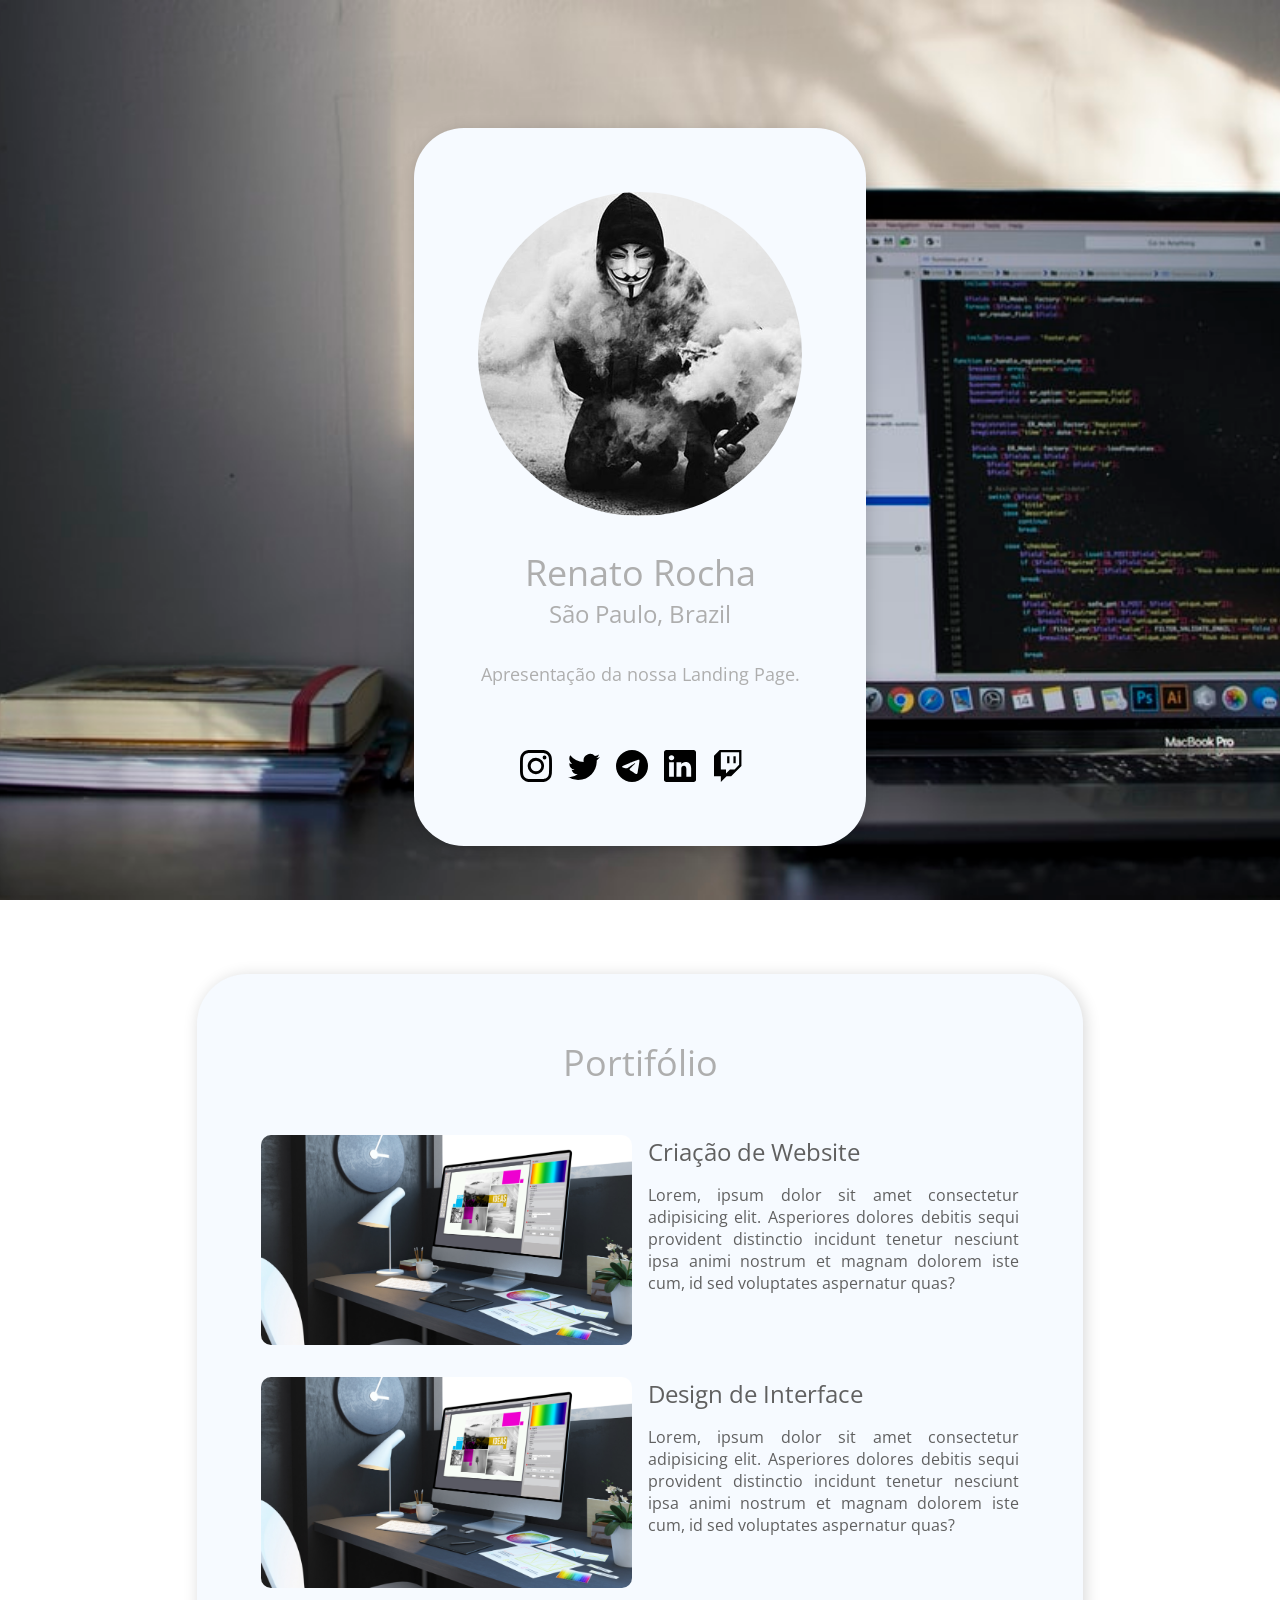
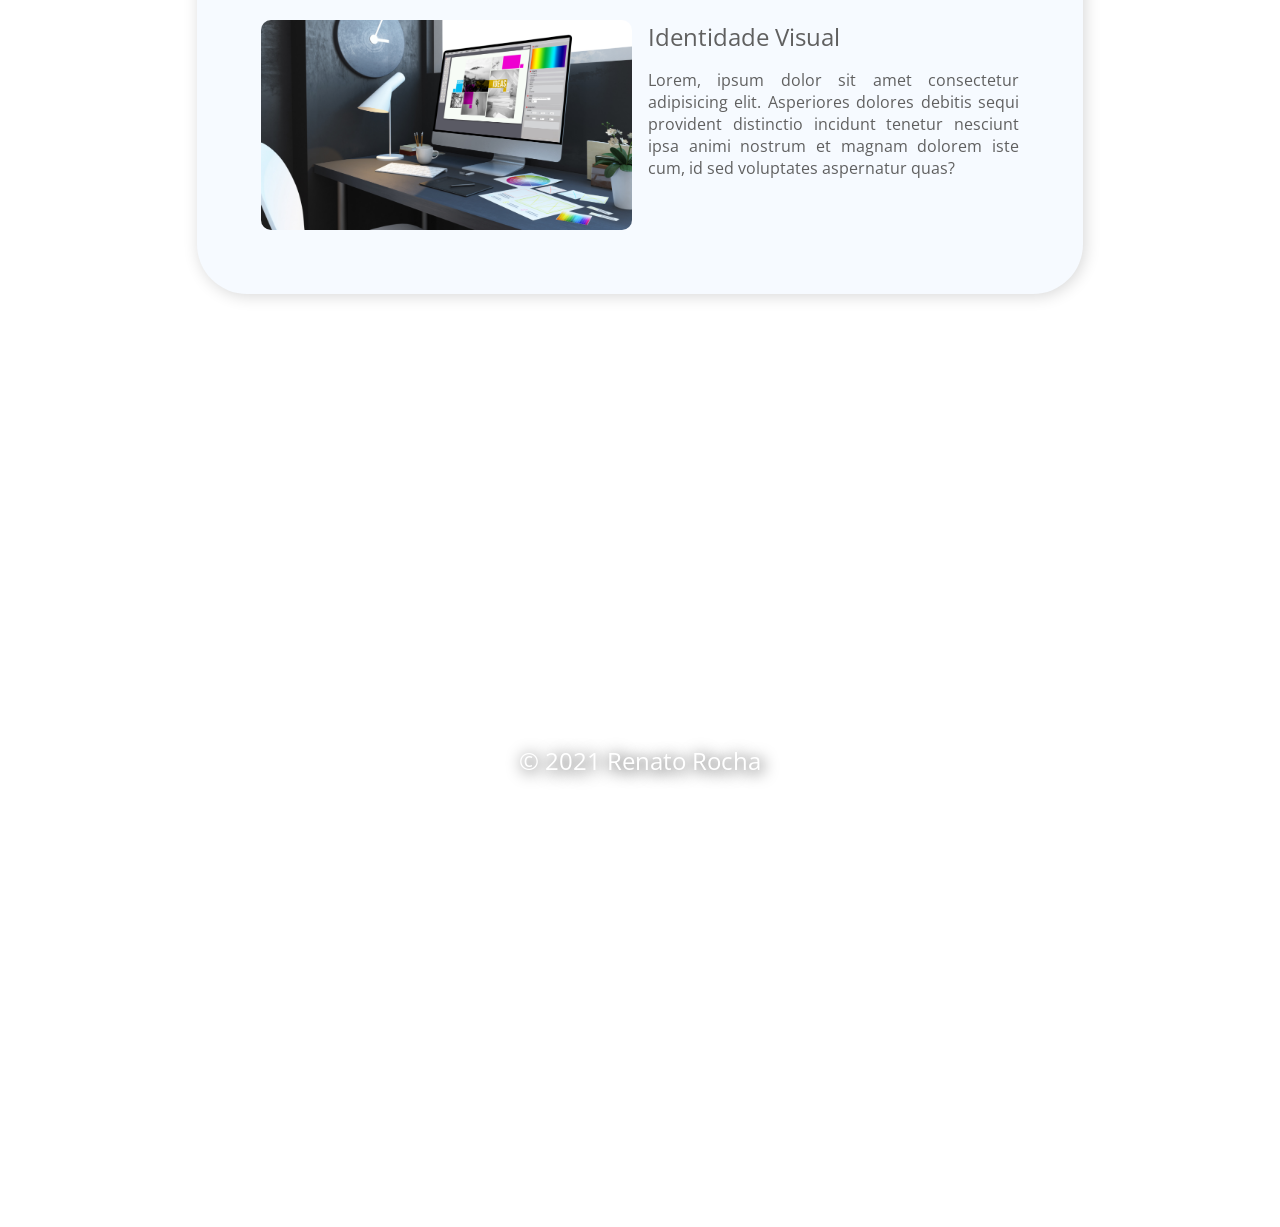
<file: index.html>
<!DOCTYPE html>
<html lang="pt-BR">

<head>
    <meta charset="UTF-8">
    <meta http-equiv="X-UA-Compatible" content="IE=edge">
    <meta name="viewport" content="width=device-width, initial-scale=1.0">
    <link rel="stylesheet" href="public/styles/global.css">
    <link rel="stylesheet" href="public/styles/style.css">
    
    <title>Renato Rocha</title>
</head>

<body>
    <div class="container">

        <div class="profile box">
            <!-- Aqui teremos uma imagem inicial da LP -->
            <img class="profile_img" src="public/images/foto2.jpg" alt="Bem vindo">
            <h1 class="title">Renato Rocha</h1>
            <span>São Paulo, Brazil</span>
            <p>Apresentação da nossa Landing Page.</p>
            <ul class="redes_sociais">
                <li>
                    <a href="#"><img src="public/images/instagram.svg" alt="Instagram" width="32" height="32"></a>
                </li>
                <li>
                    <a href="#"><img src="public/images/twitter.svg" alt="twitter" width="32" height="32"></a>
                </li>
                <li>
                    <a href="#"><img src="public/images/telegram.svg" alt="telegram" width="32" height="32"></a>
                </li>
                <li>
                    <a href="#"><img src="public/images/linkedin.svg" alt="linkedin" width="32" height="32"></a>
                </li>
                <li>
                    <a href="#"><img src="public/images/twitch.svg" alt="twitch" width="32" height="32"></a>
                </li>

        </div>
    
        <div class="portifolio box">
            <h1 class="title">Portifólio</h1>
            <ul>
                <li>
                    <img src="public/images/img1.jpg" alt="1">
                    <div>
                        <h2>Criação de Website</h2>
                        <p>Lorem, ipsum dolor sit amet consectetur adipisicing elit. Asperiores dolores debitis sequi
                            provident
                            distinctio incidunt tenetur nesciunt ipsa animi nostrum et magnam dolorem iste cum, id sed
                            voluptates aspernatur quas?</p>
                    </div>
                </li>
                <li>
                    <img src="public/images/img1.jpg" alt="2">
                    <div>
                        <h2>Design de Interface</h2>
                        <p>Lorem, ipsum dolor sit amet consectetur adipisicing elit. Asperiores dolores debitis sequi
                            provident
                            distinctio incidunt tenetur nesciunt ipsa animi nostrum et magnam dolorem iste cum, id sed
                            voluptates aspernatur quas?</p>
                    </div>
                </li>
                <li>
                    <img src="public/images/img1.jpg" alt="3">
                    <div>
                        <h2>Identidade Visual</h2>
                        <p>Lorem, ipsum dolor sit amet consectetur adipisicing elit. Asperiores dolores debitis sequi
                            provident
                            distinctio incidunt tenetur nesciunt ipsa animi nostrum et magnam dolorem iste cum, id sed
                            voluptates aspernatur quas?</p>
                    </div>
                </li>
            </ul>
        </div>
    
        <p class="copyright">&copy; 2021 Renato Rocha</p>
    </div>

</body>

</html>
</file>
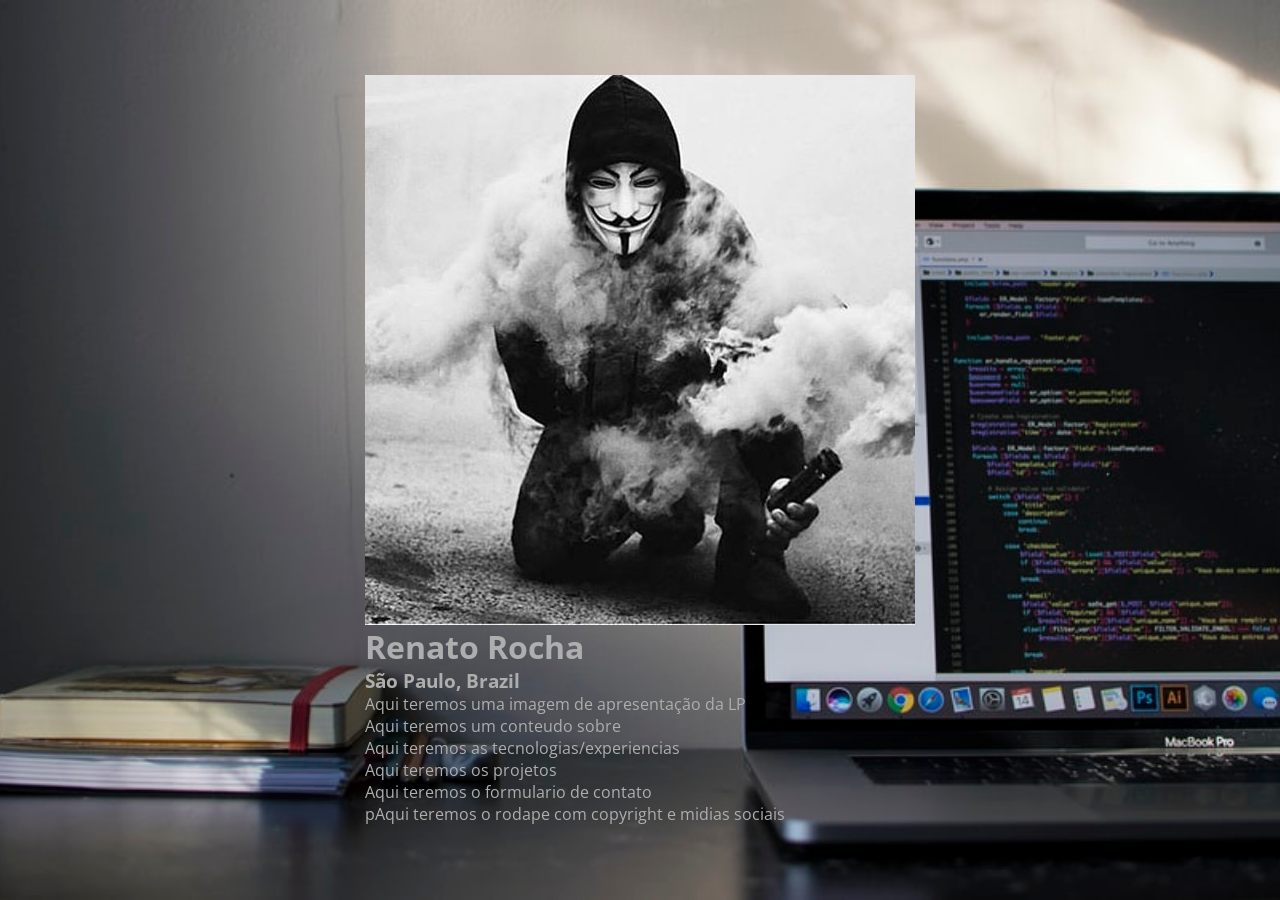
<file: src/home copy.html>
<!DOCTYPE html>
<html lang="pt-BR">

<head>
    <meta charset="UTF-8">
    <meta http-equiv="X-UA-Compatible" content="IE=edge">
    <meta name="viewport" content="width=device-width, initial-scale=1.0">
    <link rel="stylesheet" href="../public/styles/global.css">
    <link rel="stylesheet" href="../public/styles/style.css">
    <title>Renato Rocha</title>
</head>

<body>
    <div class="container">
<!-- 
        <aside class="sidebar">
            <nav>
                <ul class="menu">
                    <li class="menu_item"><a href="#" class="menu_link">Home</a></li>
                    <li class="menu_item"><a href="#sobre" class="menu_link">Sobre mim</a></li>
                    <li class="menu_item"><a href="#tecnologias" class="menu_link">Tecnologias</a></li>
                    <li class="menu_item"><a href="#projetos" class="menu_link">Projetos</a></li>
                    <li class="menu_item"><a href="#contato" class="menu_link">Contato</a></li>
                    <li class="menu_item"><a href="#rodape" class="menu_link">Midias</a></li>
                </ul>
            </nav>
        </aside> -->

        <header>
            <!-- Aqui teremos uma imagem inicial da LP -->
            <img src="../public/images/foto2.jpg" alt="Bem vindo">
            <h1>Renato Rocha</h1>
            <h3>São Paulo, Brazil</h3>
            <p>Aqui teremos uma imagem de apresentação da LP</p>
            

        </header>


        <section class="sobre">
            <!-- Aqui teremos um conteudo sobre -->
            <p>Aqui teremos um conteudo sobre</p>


        </section>


        <section class="tecnologias">
            <!-- Aqui teremos as tecnologias/experiencias -->
            <p>Aqui teremos as tecnologias/experiencias</p>


        </section>

        <section class="projetos">
            <!-- Aqui teremos os projetos -->
            <p>Aqui teremos os projetos</p>

        </section>

        <section class="contato">
            <!-- Aqui teremos o formulario de contato -->
            <p>Aqui teremos o formulario de contato</p>

        </section>

        <footer class="rodape">
            <!-- Aqui teremos o copyright e midias sociais -->
            pAqui teremos o rodape com copyright e midias sociais


        </footer>

        <!-- Link para o Topo -->
        <a href="#home" id="link_topo">
            <i class="fas fa-arrow-up"></i>
        </a>

    </div>

</body>

</html>
</file>
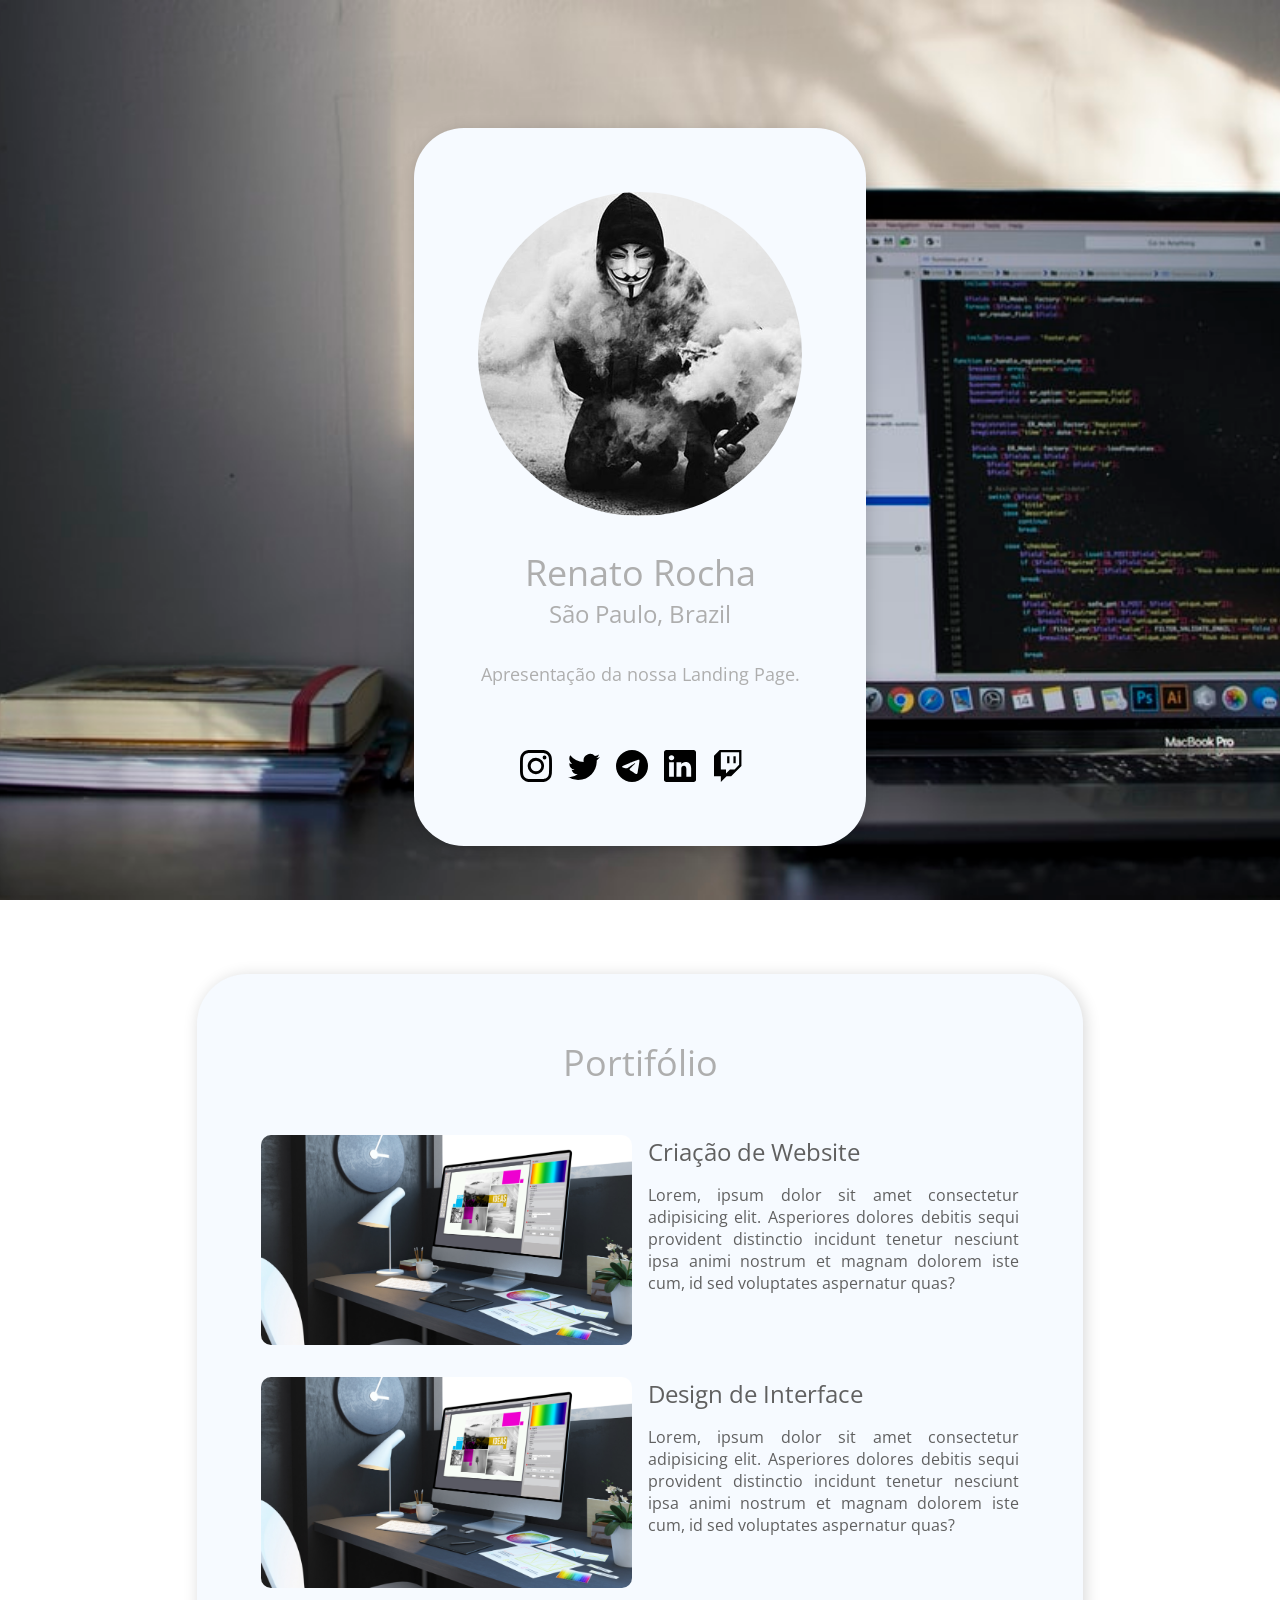
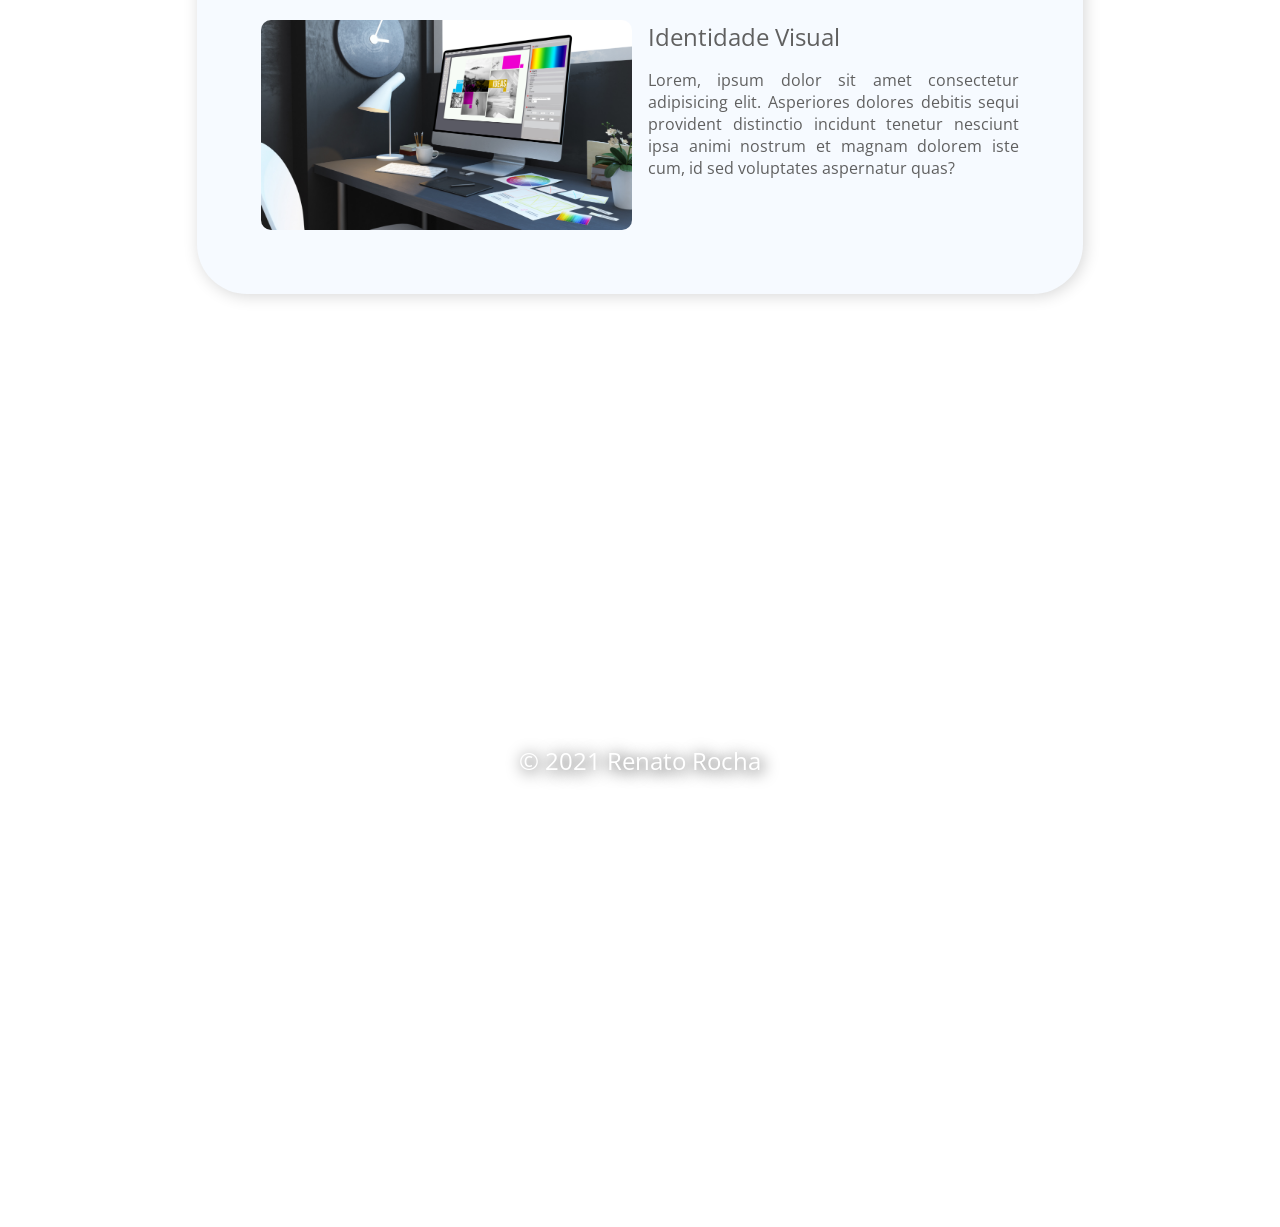
<file: src/home.html>
<!DOCTYPE html>
<html lang="pt-BR">

<head>
    <meta charset="UTF-8">
    <meta http-equiv="X-UA-Compatible" content="IE=edge">
    <meta name="viewport" content="width=device-width, initial-scale=1.0">
    <link rel="stylesheet" href="../public/styles/global.css">
    <link rel="stylesheet" href="../public/styles/style.css">
    
    <title>Renato Rocha</title>
</head>

<body>
    <div class="container">

        <div class="profile box">
            <!-- Aqui teremos uma imagem inicial da LP -->
            <img class="profile_img" src="../public/images/foto2.jpg" alt="Bem vindo">
            <h1 class="title">Renato Rocha</h1>
            <span>São Paulo, Brazil</span>
            <p>Apresentação da nossa Landing Page.</p>
            <ul class="redes_sociais">
                <li>
                    <a href="#"><img src="../public/images/instagram.svg" alt="Instagram" width="32" height="32"></a>
                </li>
                <li>
                    <a href="#"><img src="../public/images/twitter.svg" alt="twitter" width="32" height="32"></a>
                </li>
                <li>
                    <a href="#"><img src="../public/images/telegram.svg" alt="telegram" width="32" height="32"></a>
                </li>
                <li>
                    <a href="#"><img src="../public/images/linkedin.svg" alt="linkedin" width="32" height="32"></a>
                </li>
                <li>
                    <a href="#"><img src="../public/images/twitch.svg" alt="twitch" width="32" height="32"></a>
                </li>

        </div>
    
        <div class="portifolio box">
            <h1 class="title">Portifólio</h1>
            <ul>
                <li>
                    <img src="../public/images/img1.jpg" alt="1">
                    <div>
                        <h2>Criação de Website</h2>
                        <p>Lorem, ipsum dolor sit amet consectetur adipisicing elit. Asperiores dolores debitis sequi
                            provident
                            distinctio incidunt tenetur nesciunt ipsa animi nostrum et magnam dolorem iste cum, id sed
                            voluptates aspernatur quas?</p>
                    </div>
                </li>
                <li>
                    <img src="../public/images/img1.jpg" alt="2">
                    <div>
                        <h2>Design de Interface</h2>
                        <p>Lorem, ipsum dolor sit amet consectetur adipisicing elit. Asperiores dolores debitis sequi
                            provident
                            distinctio incidunt tenetur nesciunt ipsa animi nostrum et magnam dolorem iste cum, id sed
                            voluptates aspernatur quas?</p>
                    </div>
                </li>
                <li>
                    <img src="../public/images/img1.jpg" alt="3">
                    <div>
                        <h2>Identidade Visual</h2>
                        <p>Lorem, ipsum dolor sit amet consectetur adipisicing elit. Asperiores dolores debitis sequi
                            provident
                            distinctio incidunt tenetur nesciunt ipsa animi nostrum et magnam dolorem iste cum, id sed
                            voluptates aspernatur quas?</p>
                    </div>
                </li>
            </ul>
        </div>
    
        <p class="copyright">&copy; 2021 Renato Rocha</p>
    </div>

</body>

</html>
</file>
<file: public/styles/global.css>
@import url('https://fonts.googleapis.com/css2?family=Open+Sans&family=Poppins:wght@500;700&display=swap');
* {
    margin: 0;
    padding: 0;
    border: 0;
    text-decoration: 0;
    box-sizing: 0;
}

html {
    --black: #0D114F;
    --white: #FAFAFA;
    --red: #E83F5B;
    --light-blue: #E0ECFF;
    --blue: #3485FF;
    --background: #F6FAFF;
    --overlay: #040911;
    --icons-details: #A5B0C1;
    --grey-dark: #4D5E77;
    --grey-blue: #A1B2CD;
    --grey-light: #E5EAF1;
    --grey-medium: #eaecf2;
}

:root {
    --font-primary: 'Open Sans', sans-serif;
    /*  --font-secundary: ; */
    --font-action: 'Poppins', sans-serif;
}

body{
    /* background: var(--background); */
    font-family: var(--font-primary);
    background: url("../images/bg_dev.jpg") no-repeat top center;
    background-attachment: fixed;
    background-size: cover;
    display: grid;
    align-items: center;
    justify-items: center;
    height: 100vh;
    color: #aeaeae;
}
</file>
<file: public/styles/style.css>
.container {
    padding: 0 16px;
}

.profile {
    max-width: 452px;
    box-sizing: border-box;
    margin: 0 auto;
}

.box {
    background: var(--background);
    padding: 4rem;
    box-shadow: 2px 2px 16px rgba(0, 0, 0, 0.16);
    border-radius: 50px;
    font-weight: normal;
    text-align: center;
    margin-top: 8rem;
}

img {
    display: block;
    max-width: 100%;
    display: grid;
    align-items: center;
    justify-items: center;
}

.profile_img {
    border-radius: 50%;
    margin: 0 auto 2rem auto;
}

.title {
    font-size: 36px;
    font-weight: normal;
}

.profile span {
    font-size: 24px;
}

.profile p {
    font-size: 18px;
    margin-top: 2rem;
    margin-bottom: 4rem;
}

li {
    list-style: none;
}

.redes_sociais {
    display: flex;
    justify-content: center;
}

.redes_sociais li {
    margin-right: 1rem;
}

.portifolio {
    max-width: 886px;
    /*     margin: 8rem 0; */
    box-sizing: border-box;
}

.portifolio ul {
    margin-top: 3rem;
}

.portifolio li {
    display: grid;
    grid-template-columns: 1fr 1fr;
    text-align: left;
    gap: 1rem;
    color: #606060;
}

.portifolio li+li {
    margin-top: 2rem;
}

.portifolio img {
    border-radius: 10px;
}

.portifolio h2 {
    font-weight: normal;
    margin-bottom: 1rem;
}

.portifolio p {
    text-align: justify;
}

.copyright {
    font-size: 24px;
    color: white;
    text-shadow: 2px 2px 16px black;
    margin-top: 50vh;
    padding-bottom: 50vh;
    text-align: center;
}

@media (max-width: 600px) {
    body {
        background-attachment: initial;
        background-size: contain;
        background-color: #606060;
    }
    .box {
        padding: 2rem;
        margin-top: 4rem;
        border-radius: 30px;
    }
    .box:first-child {
        padding: 3rem;
    }
    .portifolio ul {
        margin-top: 1rem;
    }
    .portifolio li {
        grid-template-columns: 1fr;
        justify-items: center;
    }
    .portifolio li div {
        max-width: 448px;
    }
    .copyright {
        font-size: 18px;
        margin: 0;
        padding: 4rem 0;
        text-shadow: none;
    }
}
</file>
